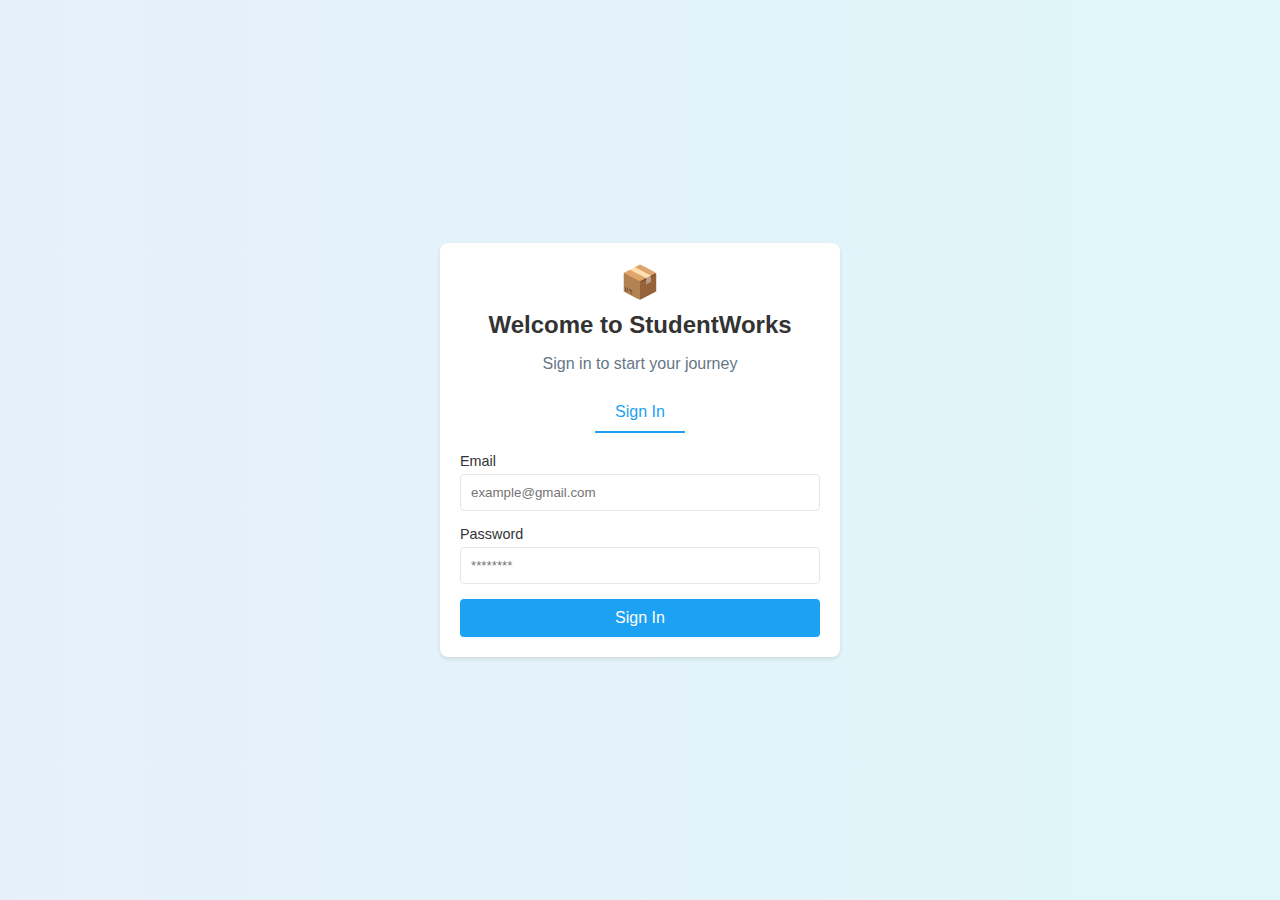
<file: ultimate/in.html>
<!DOCTYPE html>
<html lang="en">
<head>
    <meta charset="UTF-8">
    <meta name="viewport" content="width=device-width, initial-scale=1.0">
    <title>Welcome to StudentWorks</title>
    <link rel="stylesheet" href="in.css">
</head>
<body>
    <div class="container">
        <div class="login-form">
            <div class="logo">📦</div>
            <h1>Welcome to StudentWorks</h1>
            <p>Sign in to start your journey</p>
            <div class="tabs">
                <button class="tab active">Sign In</button>
              
            </div>
            <form id="login-form">
                <div class="form-group">
                    <label for="email">Email</label>
                    <input type="email" id="email" placeholder="example@gmail.com" required>
                </div>
                <div class="form-group">
                    <label for="password">Password</label>
                    <input type="password" id="password" placeholder="********" required>
                </div>
                <button type="submit" class="sign-in">Sign In</button>
            </form>
        </div>
    </div>
    <script src="in.js"></script>
</body>
</html>
</file>
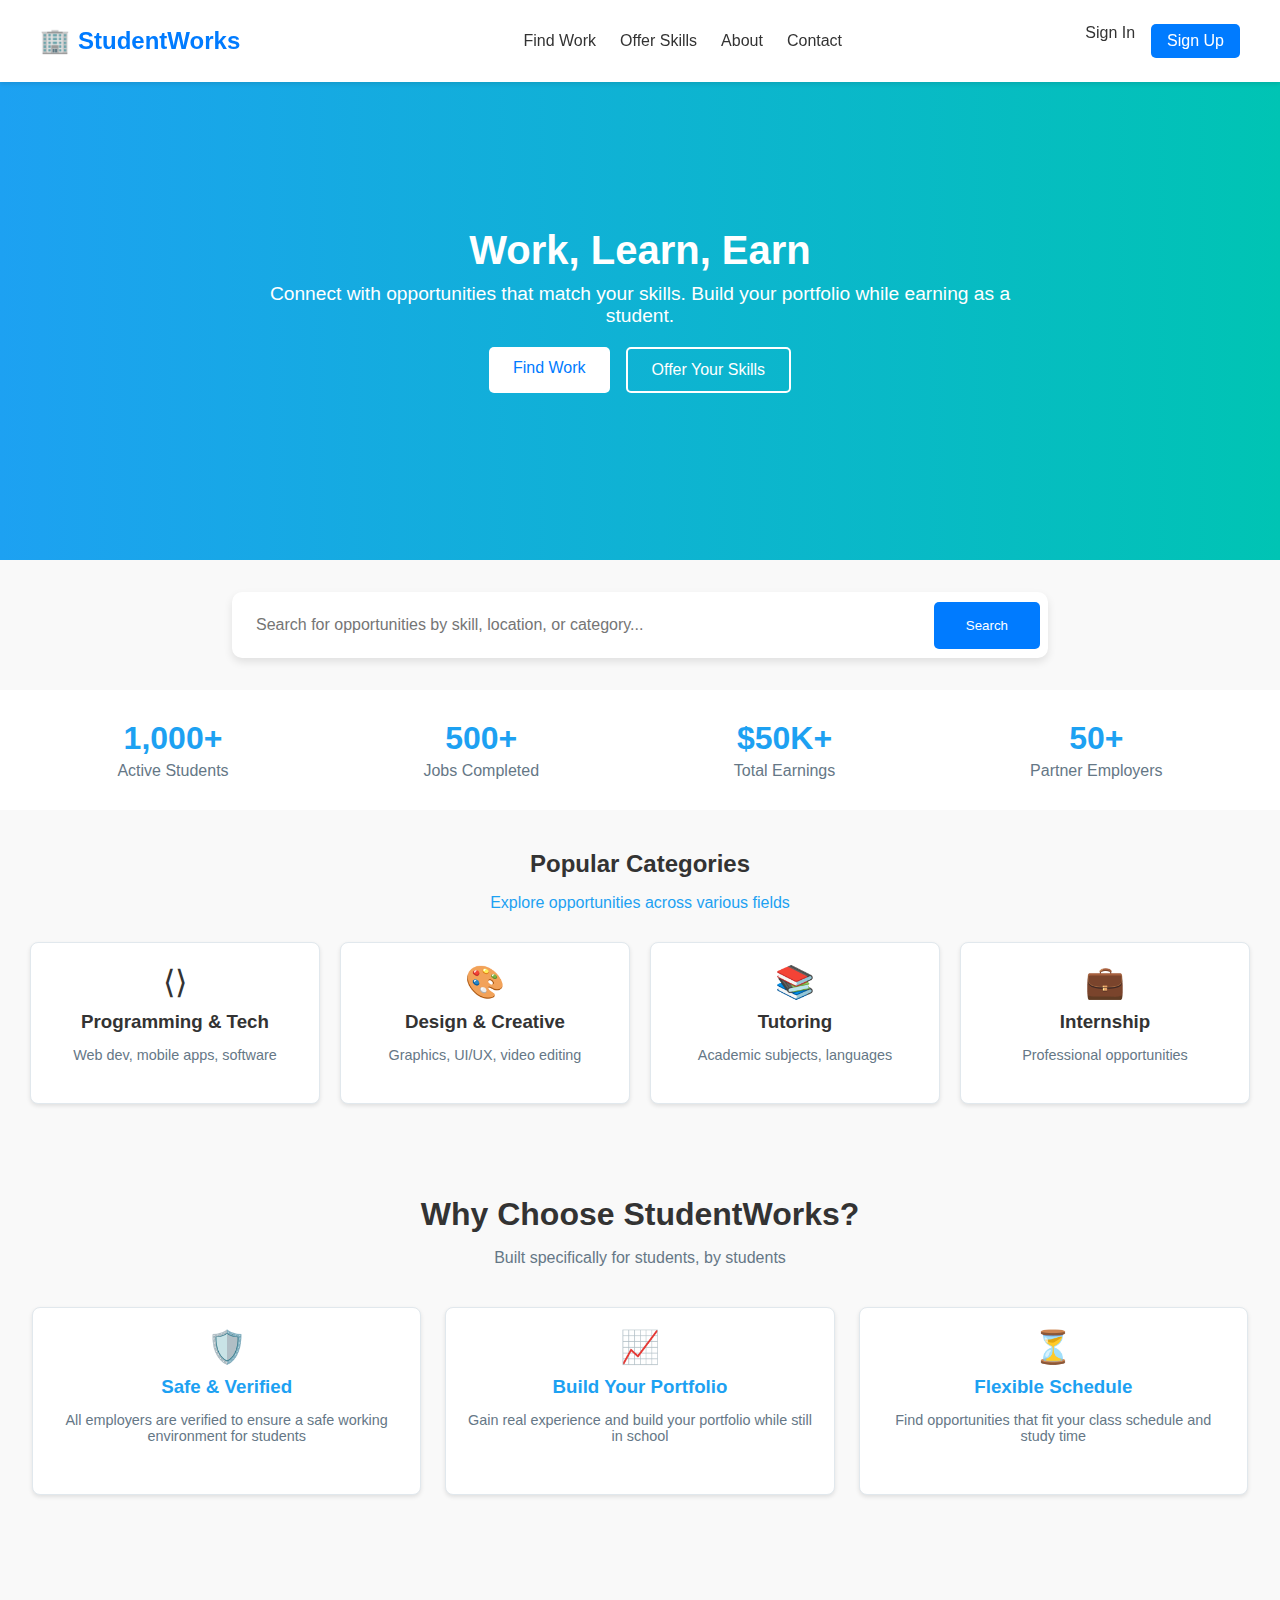
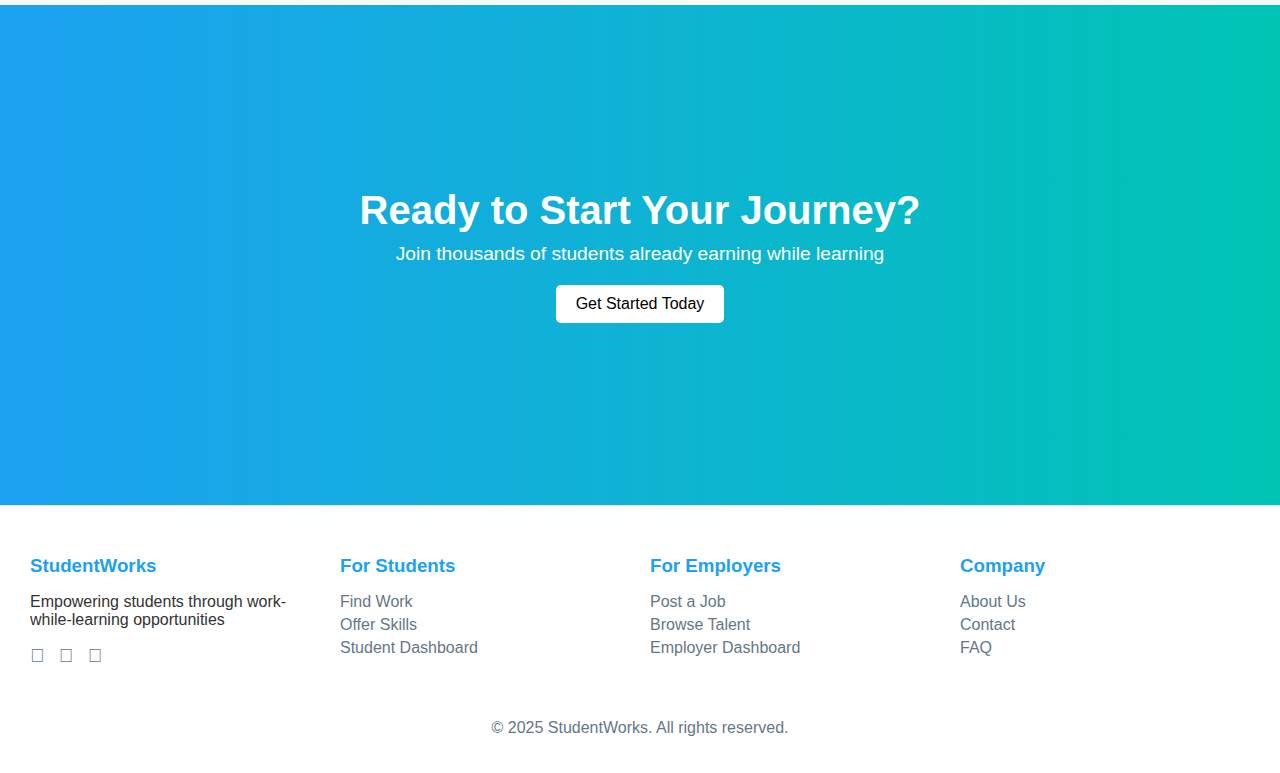
<file: ultimate/inde.html>
<!-- index.html -->
<!DOCTYPE html>
<html lang="en">
<head>
    <meta charset="UTF-8">
    <meta name="viewport" content="width=device-width, initial-scale=1.0">
    <title>StudentWorks - About Me</title>
    <link rel="stylesheet" href="style.css">
</head>
<body>
    <header class="header">
        <nav class="nav">
            <div class="logo">
                <span class="logo-icon">🏢</span> StudentWorks
            </div>
            <ul class="nav-links">
                <li><a href="#">Find Work</a></li>
                <li><a href="#">Offer Skills</a></li>
                <li><a href="#">About</a></li>
                <li><a href="#">Contact</a></li>
            </ul>
            <div class="auth-links">
                <a href="in.html" class="sign-in">Sign In</a>
                <a href="signup.html" class="sign-up">Sign Up</a>
            </div>
            <div class="hamburger">
                <span></span>
                <span></span>
                <span></span>
            </div>
        </nav>
    </header>

    <section class="hero">
        <div class="hero-content">
            <h1>Work, Learn, Earn</h1>
            <p>Connect with opportunities that match your skills. Build your portfolio while earning as a student.</p>
            <div class="hero-buttons">
                <a href="#" class="btn btn-white">Find Work</a>
                <a href="#" class="btn btn-outline">Offer Your Skills</a>
            </div>
        </div>
    </section>

    <section class="search-section">
        <form class="search-form">
            <input type="text" placeholder="Search for opportunities by skill, location, or category...">
            <button type="submit" class="btn btn-blue">Search</button>
        </form>
    </section>


    <div class="stats-container">
        <div class="stat">
            <h1>1,000+</h1>
            <p>Active Students</p>
        </div>
        <div class="stat">
            <h1>500+</h1>
            <p>Jobs Completed</p>
        </div>
        <div class="stat">
            <h1>$50K+</h1>
            <p>Total Earnings</p>
        </div>
        <div class="stat">
            <h1>50+</h1>
            <p>Partner Employers</p>
        </div>
    </div>
    <div class="categories-container">
        <h2>Popular Categories</h2>
        <p>Explore opportunities across various fields</p>
        <div class="categories">
            <div class="category">
                <div class="icon"><span>⟨⟩</span></div>
                <h3>Programming & Tech</h3>
                <p>Web dev, mobile apps, software</p>
            </div>
            <div class="category">
                <div class="icon"><span>🎨</span></div>
                <h3>Design & Creative</h3>
                <p>Graphics, UI/UX, video editing</p>
            </div>
            <div class="category">
                <div class="icon"><span>📚</span></div>
                <h3>Tutoring</h3>
                <p>Academic subjects, languages</p>
            </div>
            <div class="category">
                <div class="icon"><span>💼</span></div>
                <h3>Internship</h3>
                <p>Professional opportunities</p>
            </div>
        </div>
    </div>
   
        <section class="why-choose">
        <h1>Why Choose StudentWorks?</h1>
        <p>Built specifically for students, by students</p>
        <div class="reasons">
            <div class="reason">
                <div class="icon">🛡️</div>
                <h3>Safe & Verified</h3>
                <p>All employers are verified to ensure a safe working environment for students</p>
            </div>
            <div class="reason">
                <div class="icon">📈</div>
                <h3>Build Your Portfolio</h3>
                <p>Gain real experience and build your portfolio while still in school</p>
            </div>
            <div class="reason">
                <div class="icon">⏳</div>
                <h3>Flexible Schedule</h3>
                <p>Find opportunities that fit your class schedule and study time</p>
            </div>
        </div>
    </section>
 
    <section class="hero">
        <div class="hero-content">
            <h1>Ready to Start Your Journey?</h1>
            <p>Join thousands of students already earning while learning</p>
            <button class="get-started">Get Started Today</button>
        </div>
    </section>
    <footer class="footer">
        <div class="footer-section">
            <h3>StudentWorks</h3>
            <p>Empowering students through work-while-learning opportunities</p>
            <div class="social-icons">
                <a href="#">&#xf09a;</a>
                <a href="#">&#xf16d;</a>
                <a href="#">&#xf0e1;</a>
            </div>
        </div>
        <div class="footer-section">
            <h3>For Students</h3>
            <ul>
                <li><a href="#">Find Work</a></li>
                <li><a href="#">Offer Skills</a></li>
                <li><a href="#">Student Dashboard</a></li>
            </ul>
        </div>
        <div class="footer-section">
            <h3>For Employers</h3>
            <ul>
                <li><a href="#">Post a Job</a></li>
                <li><a href="#">Browse Talent</a></li>
                <li><a href="#">Employer Dashboard</a></li>
            </ul>
        </div>
        <div class="footer-section">
            <h3>Company</h3>
            <ul>
                <li><a href="#">About Us</a></li>
                <li><a href="#">Contact</a></li>
                <li><a href="#">FAQ</a></li>
            </ul>
        </div>
        <div class="footer-bottom">
            <p>&copy; 2025 StudentWorks. All rights reserved.</p>
        </div>
    </footer>
 
  
    <script src="script.js"></script>
</body>
</html>
</file>
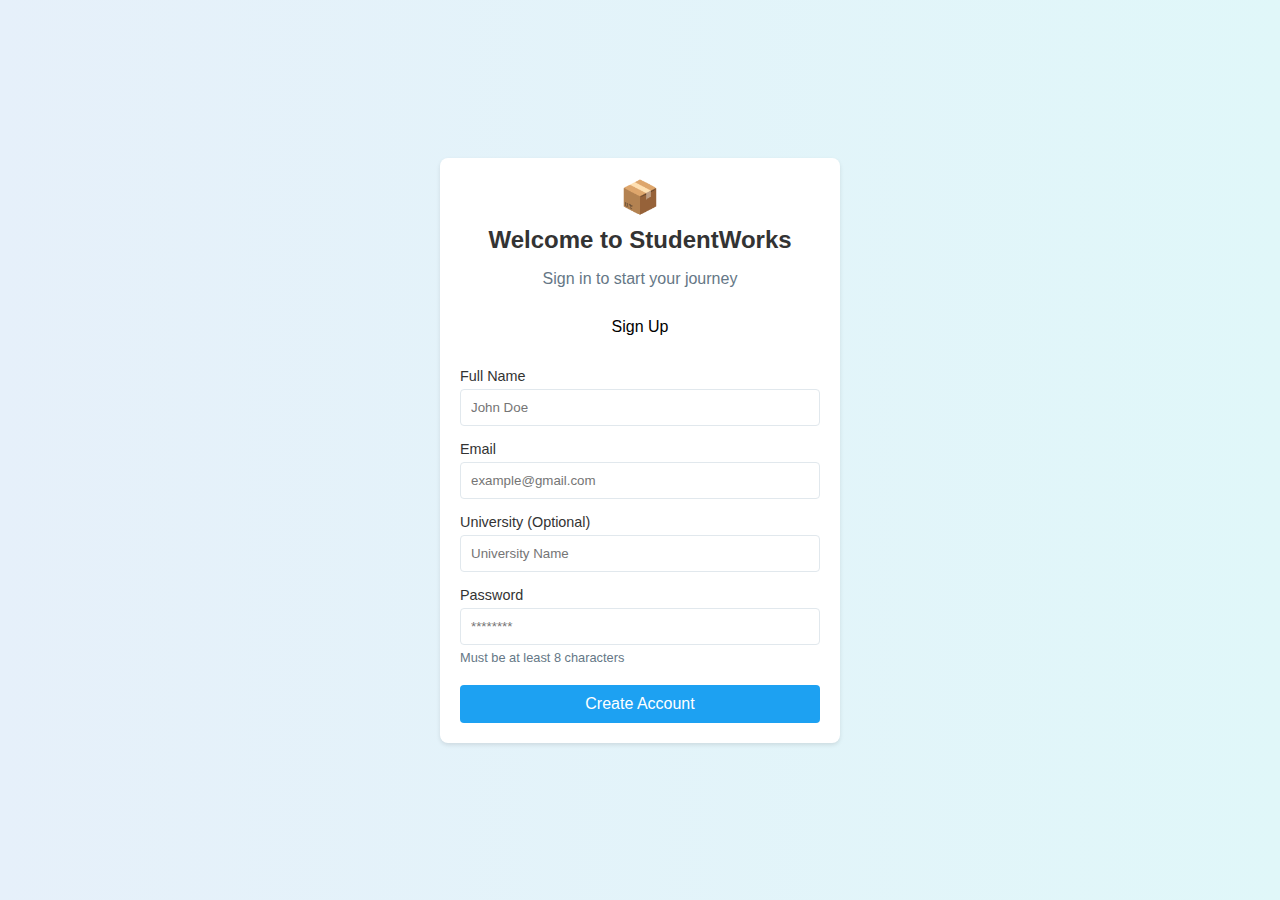
<file: ultimate/signup.html>
<!DOCTYPE html>
<html lang="en">
<head>
    <meta charset="UTF-8">
    <meta name="viewport" content="width=device-width, initial-scale=1.0">
    <title>Welcome to StudentWorks</title>
    <link rel="stylesheet" href="sign.css">
</head>
<body>
    <div class="container">
        <div class="signup-form">
            <div class="logo">📦</div>
            <h1>Welcome to StudentWorks</h1>
            <p>Sign in to start your journey</p>
            <div class="tabs">
               
                <button class="tab">Sign Up</button>
            </div>
            <form id="signup-form">
                <div class="form-group">
                    <label for="full-name">Full Name</label>
                    <input type="text" id="full-name" placeholder="John Doe" required>
                </div>
                <div class="form-group">
                    <label for="email">Email</label>
                    <input type="email" id="email" placeholder="example@gmail.com" required>
                </div>
                <div class="form-group">
                    <label for="university">University (Optional)</label>
                    <input type="text" id="university" placeholder="University Name" required>
                </div>
                <div class="form-group">
                    <label for="password">Password</label>
                    <input type="password" id="password" placeholder="********" required>
                    <p class="password-note">Must be at least 8 characters</p>
                </div>
                <button type="submit" class="create-account">Create Account</button>
            </form>
        </div>
    </div>
    <script src="signup.js"></script>
</body>
</html>
</file>
<file: ultimate/in.css>
body {
    font-family: Arial, sans-serif;
    margin: 0;
    padding: 0;
    background: linear-gradient(to right, #e6f0fa, #e0f7f9);
    display: flex;
    justify-content: center;
    align-items: center;
    min-height: 100vh;
    color: #333;
}

.container {
    width: 100%;
    max-width: 400px;
}

.login-form {
    background-color: #fff;
    padding: 20px;
    border-radius: 8px;
    box-shadow: 0 2px 4px rgba(0,0,0,0.1);
    text-align: center;
}

.logo {
    font-size: 2em;
    color: #1DA1F2;
    margin-bottom: 10px;
}

.login-form h1 {
    font-size: 1.5em;
    margin: 0 0 10px;
}

.login-form p {
    color: #657786;
    margin-bottom: 20px;
}

.tabs {
    display: flex;
    justify-content: center;
    margin-bottom: 20px;
}

.tab {
    padding: 10px 20px;
    border: none;
    background: none;
    cursor: pointer;
    font-size: 1em;
    border-bottom: 2px solid transparent;
}

.tab.active {
    border-bottom: 2px solid #1DA1F2;
    color: #1DA1F2;
}

.form-group {
    text-align: left;
    margin-bottom: 15px;
}

.form-group label {
    display: block;
    font-size: 0.9em;
    margin-bottom: 5px;
    color: #333;
}

.form-group input {
    width: 100%;
    padding: 10px;
    border: 1px solid #e1e8ed;
    border-radius: 4px;
    box-sizing: border-box;
}

.sign-in {
    width: 100%;
    padding: 10px;
    background-color: #1DA1F2;
    color: #fff;
    border: none;
    border-radius: 4px;
    cursor: pointer;
    font-size: 1em;
}

.sign-in:hover {
    background-color: #1a8cd8;
}

@media (max-width: 480px) {
    .login-form {
        padding: 15px;
    }
    .login-form h1 {
        font-size: 1.2em;
    }
    .tab {
        padding: 8px 15px;
        font-size: 0.9em;
    }
}
</file>
<file: ultimate/style.css>
/* styles.css */
body {
    margin: 0;
    padding: 0;
    font-family: Arial, sans-serif;
    background-color: #fff;
    color: #333;
}

.header {
    background-color: #fff;
    box-shadow: 0 2px 4px rgba(0, 0, 0, 0.1);
    position: fixed;
    width: 100%;
    top: 0;
    z-index: 1000;
}

.nav {
    display: flex;
    justify-content: space-between;
    align-items: center;
    max-width: 1200px;
    margin: 0 auto;
    padding: 1rem 2rem;
}

.logo {
    font-size: 1.5rem;
    font-weight: bold;
    color: #007bff;
    display: flex;
    align-items: center;
}

.logo-icon {
    margin-right: 0.5rem;
    color: #007bff;
}

.nav-links {
    display: flex;
    list-style: none;
    gap: 1.5rem;
}

.nav-links a {
    color: #333;
    text-decoration: none;
    font-weight: 500;
    transition: color 0.3s;
}

.nav-links a:hover {
    color: #007bff;
}

.auth-links {
    display: flex;
    gap: 1rem;
}

.sign-in {
    color: #333;
    text-decoration: none;
}

.sign-up {
    background-color: #007bff;
    color: #fff;
    padding: 0.5rem 1rem;
    border-radius: 5px;
    text-decoration: none;
}

.sign-up:hover {
    background-color: #0056b3;
}

.hamburger {
    display: none;
    flex-direction: column;
    cursor: pointer;
    gap: 5px;
}

.hamburger span {
    width: 25px;
    height: 3px;
    background-color: #333;
}

.hero {
    background: linear-gradient(to bottom, #007bff, #00c6ff, #00ffd5);
    min-height: 400px;
    display: flex;
    align-items: center;
    justify-content: center;
    text-align: center;
    padding: 100px 20px 50px;
    margin-top: 60px; /* Offset for fixed header */
}

.hero-content {
    max-width: 800px;
}

.hero h1 {
    font-size: 3rem;
    color: #fff;
    margin-bottom: 1rem;
}

.hero p {
    font-size: 1.25rem;
    color: #fff;
    margin-bottom: 2rem;
}

.hero-buttons {
    display: flex;
    justify-content: center;
    gap: 1rem;
}

.btn {
    padding: 0.75rem 1.5rem;
    border-radius: 5px;
    text-decoration: none;
    font-weight: 500;
    transition: background-color 0.3s;
}

.btn-white {
    background-color: #fff;
    color: #007bff;
}

.btn-white:hover {
    background-color: #f0f0f0;
}

.btn-outline {
    background-color: transparent;
    color: #fff;
    border: 2px solid #fff;
}

.btn-outline:hover {
    background-color: rgba(255, 255, 255, 0.1);
}

.search-section {
    max-width: 1200px;
    margin: 2rem auto;
    padding: 0 20px;
}

.search-form {
    background-color: #fff;
    border-radius: 10px;
    box-shadow: 0 4px 8px rgba(0, 0, 0, 0.1);
    display: flex;
    align-items: center;
    padding: 0.5rem;
    max-width: 800px;
    margin: 0 auto;
}

.search-form input {
    flex: 1;
    border: none;
    padding: 1rem;
    font-size: 1rem;
    outline: none;
}

.btn-blue {
    background-color: #007bff;
    color: #fff;
    border: none;
    padding: 1rem 2rem;
    border-radius: 5px;
    cursor: pointer;
}

.btn-blue:hover {
    background-color: #0056b3;
}

/* Responsive Design */
@media (max-width: 768px) {
    .nav {
        flex-wrap: wrap;
    }

    .nav-links {
        display: none;
        flex-direction: column;
        width: 100%;
        gap: 1rem;
        margin-top: 1rem;
    }

    .nav-links.active {
        display: flex;
    }

    .auth-links {
        display: none;
        width: 100%;
        justify-content: center;
        gap: 1rem;
        margin-top: 1rem;
    }

    .auth-links.active {
        display: flex;
    }

    .hamburger {
        display: flex;
    }

    .hero h1 {
        font-size: 2.5rem;
    }

    .hero p {
        font-size: 1rem;
    }

    .hero-buttons {
        flex-direction: column;
    }

    .search-form {
        flex-direction: column;
        gap: 1rem;
    }

    .btn-blue {
        width: 100%;
    }
}

@media (max-width: 480px) {
    .hero h1 {
        font-size: 2rem;
    }

    .hero p {
        font-size: 0.875rem;
    }

    .btn {
        width: 100%;
    }
}

body {
    font-family: Arial, sans-serif;
    margin: 0;
    padding: 0;
    background-color: #f9f9f9;
    color: #333;
}

.stats-container {
    display: flex;
    justify-content: space-around;
    padding: 20px;
    background-color: #fff;
    flex-wrap: wrap;
    text-align: center;
}

.stat {
    margin: 10px;
}

.stat h1 {
    font-size: 2em;
    color: #1DA1F2;
    margin: 0;
}

.stat p {
    font-size: 1em;
    color: #657786;
    margin: 5px 0 0;
}

.categories-container {
    padding: 20px;
    text-align: center;
}

.categories-container h2 {
    font-size: 1.5em;
    margin-bottom: 10px;
}

.categories-container p {
    color: #1DA1F2;
    margin-bottom: 20px;
}

.categories {
    display: flex;
    justify-content: space-around;
    flex-wrap: wrap;
}

.category {
    background-color: #fff;
    border: 1px solid #e1e8ed;
    border-radius: 8px;
    padding: 20px;
    width: 20%;
    margin: 10px;
    text-align: center;
    box-shadow: 0 2px 4px rgba(0,0,0,0.1);
}

.category .icon {
    font-size: 2em;
    margin-bottom: 10px;
}

.category h3 {
    margin: 10px 0;
}

.category p {
    color: #657786;
    font-size: 0.9em;
}

@media (max-width: 768px) {
    .stat, .category {
        width: 40%;
    }
}

@media (max-width: 480px) {
    .stat, .category {
        width: 100%;
    }
}


.why-choose {
    text-align: center;
    padding: 40px 20px;
}

.why-choose h1 {
    font-size: 2em;
    margin-bottom: 10px;
}

.why-choose p {
    color: #657786;
    margin-bottom: 30px;
}

.reasons {
    display: flex;
    justify-content: space-around;
    flex-wrap: wrap;
}

.reason {
    background-color: #fff;
    border: 1px solid #e1e8ed;
    border-radius: 8px;
    padding: 20px;
    width: 28%;
    margin: 10px;
    box-shadow: 0 2px 4px rgba(0,0,0,0.1);
    text-align: center;
}

.reason .icon {
    font-size: 2em;
    color: #1DA1F2;
    margin-bottom: 10px;
}

.reason h3 {
    margin: 10px 0;
    color: #1DA1F2;
}

.reason p {
    color: #657786;
    font-size: 0.9em;
}

@media (max-width: 768px) {
    .reason {
        width: 45%;
    }
}

@media (max-width: 480px) {
    .reason {
        width: 90%;
    }
    .why-choose h1 {
        font-size: 1.5em;
    }
}

body {
    font-family: Arial, sans-serif;
    margin: 0;
    padding: 0;
    background-color: #f9f9f9;
    color: #333;
}

.hero {
    background: linear-gradient(to right, #1DA1F2, #00C4B4);
    color: #fff;
    text-align: center;
    padding: 50px 20px;
}

.hero-content h1 {
    font-size: 2.5em;
    margin: 0 0 10px;
}

.hero-content p {
    font-size: 1.2em;
    margin: 0 0 20px;
}

.get-started {
    background-color: #fff;
    border: none;
    padding: 10px 20px;
    font-size: 1em;
    cursor: pointer;
    border-radius: 5px;
}

.get-started:hover {
    background-color: #e0e0e0;
}

.footer {
    display: flex;
    justify-content: space-around;
    flex-wrap: wrap;
    padding: 20px;
    background-color: #fff;
    border-top: 1px solid #e1e8ed;
}

.footer-section {
    flex: 1;
    min-width: 200px;
    margin: 10px;
}

.footer-section h3 {
    color: #1DA1F2;
    margin-bottom: 10px;
}

.footer-section ul {
    list-style: none;
    padding: 0;
}

.footer-section ul li {
    margin: 5px 0;
}

.footer-section ul li a {
    color: #657786;
    text-decoration: none;
}

.footer-section ul li a:hover {
    text-decoration: underline;
}

.social-icons a {
    color: #657786;
    margin-right: 10px;
    font-size: 1.2em;
    text-decoration: none;
}

.footer-bottom {
    width: 100%;
    text-align: center;
    color: #657786;
    margin-top: 20px;
}

@media (max-width: 768px) {
    .footer {
        flex-direction: column;
        text-align: center;
    }
    .footer-section {
        margin: 20px 0;
    }
    .hero-content h1 {
        font-size: 2em;
    }
    .hero-content p {
        font-size: 1em;
    }
}

@media (max-width: 480px) {
    .hero-content h1 {
        font-size: 1.5em;
    }
    .hero-content p {
        font-size: 0.9em;
    }
}
</file>
<file: ultimate/sign.css>
body {
    font-family: Arial, sans-serif;
    margin: 0;
    padding: 0;
    background: linear-gradient(to right, #e6f0fa, #e0f7f9);
    display: flex;
    justify-content: center;
    align-items: center;
    min-height: 100vh;
    color: #333;
}

.container {
    width: 100%;
    max-width: 400px;
}

.signup-form {
    background-color: #fff;
    padding: 20px;
    border-radius: 8px;
    box-shadow: 0 2px 4px rgba(0,0,0,0.1);
    text-align: center;
}

.logo {
    font-size: 2em;
    color: #1DA1F2;
    margin-bottom: 10px;
}

.signup-form h1 {
    font-size: 1.5em;
    margin: 0 0 10px;
}

.signup-form p {
    color: #657786;
    margin-bottom: 20px;
}

.tabs {
    display: flex;
    justify-content: center;
    margin-bottom: 20px;
}

.tab {
    padding: 10px 20px;
    border: none;
    background: none;
    cursor: pointer;
    font-size: 1em;
    border-bottom: 2px solid transparent;
}

.tab.active {
    border-bottom: 2px solid #1DA1F2;
    color: #1DA1F2;
}

.form-group {
    text-align: left;
    margin-bottom: 15px;
}

.form-group label {
    display: block;
    font-size: 0.9em;
    margin-bottom: 5px;
    color: #333;
}

.form-group input {
    width: 100%;
    padding: 10px;
    border: 1px solid #e1e8ed;
    border-radius: 4px;
    box-sizing: border-box;
}

.password-note {
    font-size: 0.8em;
    color: #657786;
    margin-top: 5px;
}

.create-account {
    width: 100%;
    padding: 10px;
    background-color: #1DA1F2;
    color: #fff;
    border: none;
    border-radius: 4px;
    cursor: pointer;
    font-size: 1em;
}

.create-account:hover {
    background-color: #1a8cd8;
}

@media (max-width: 480px) {
    .signup-form {
        padding: 15px;
    }
    .signup-form h1 {
        font-size: 1.2em;
    }
    .tab {
        padding: 8px 15px;
        font-size: 0.9em;
    }
}
</file>
